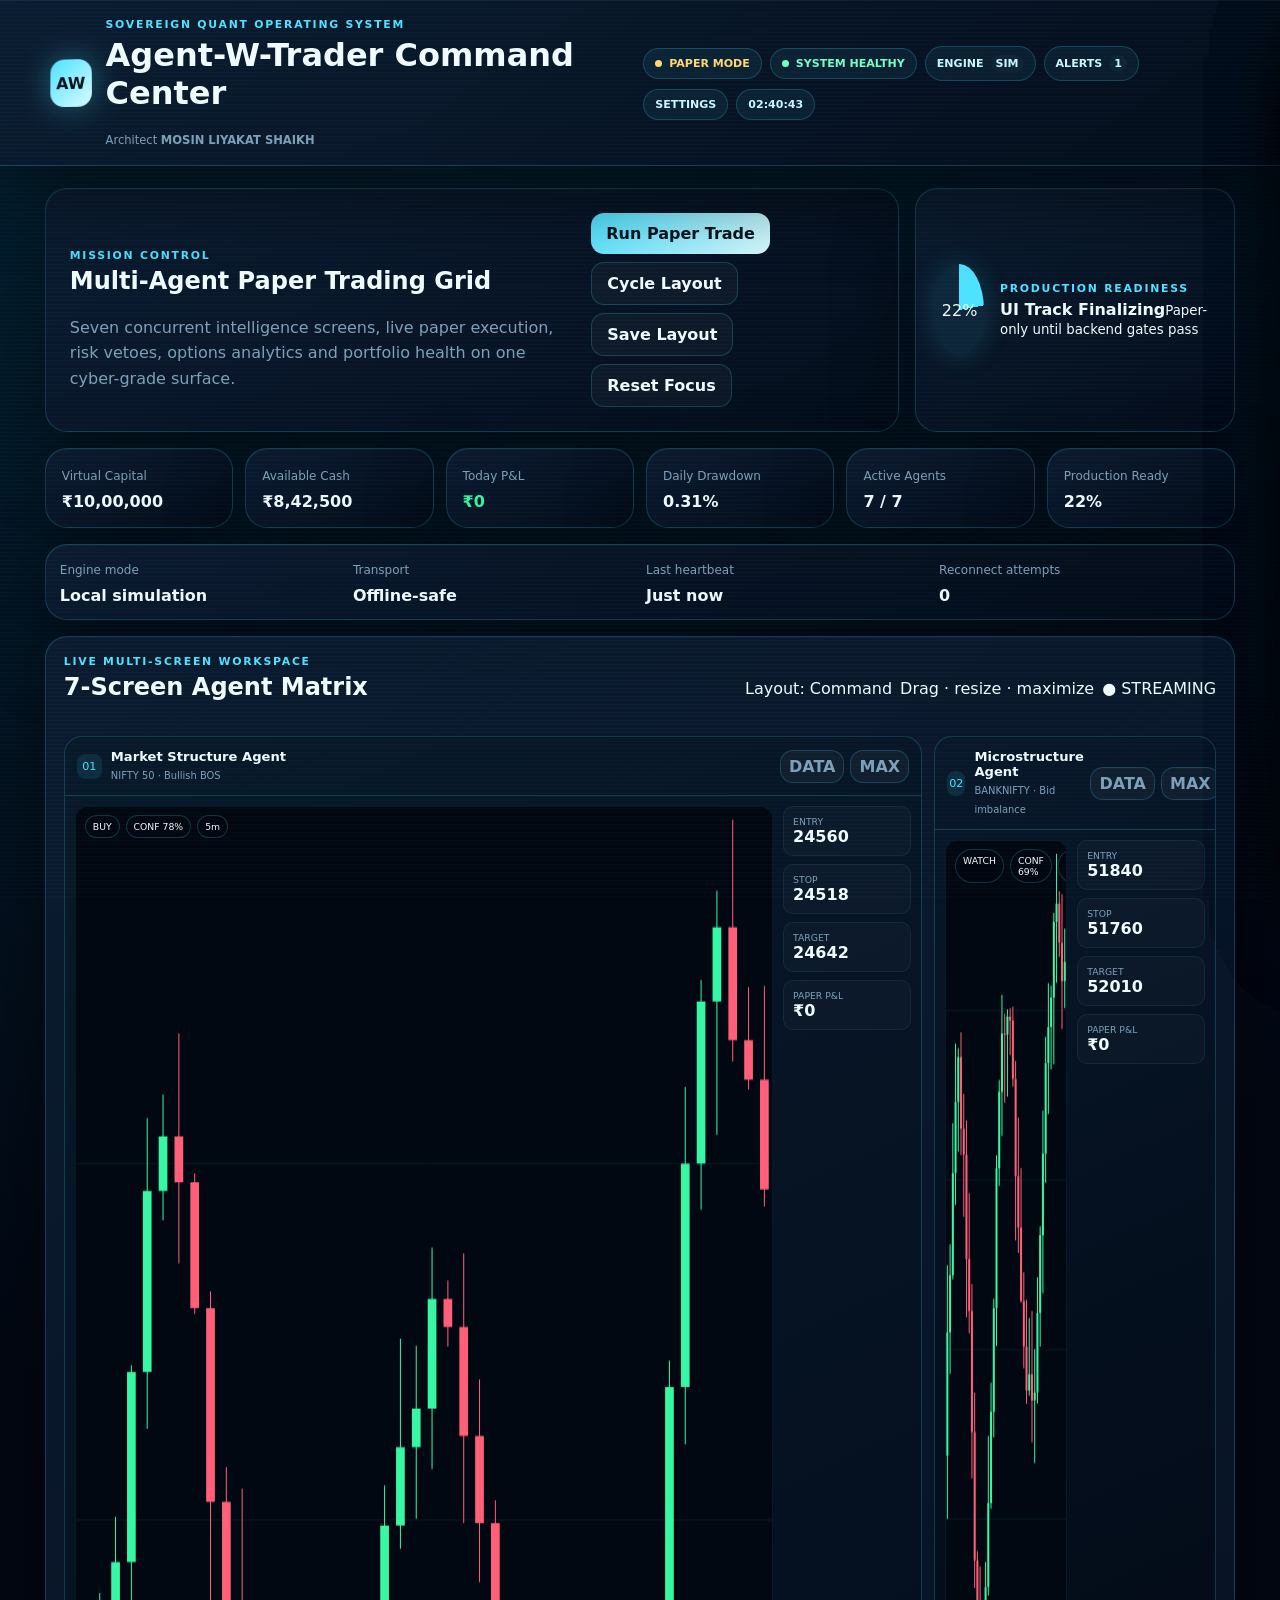
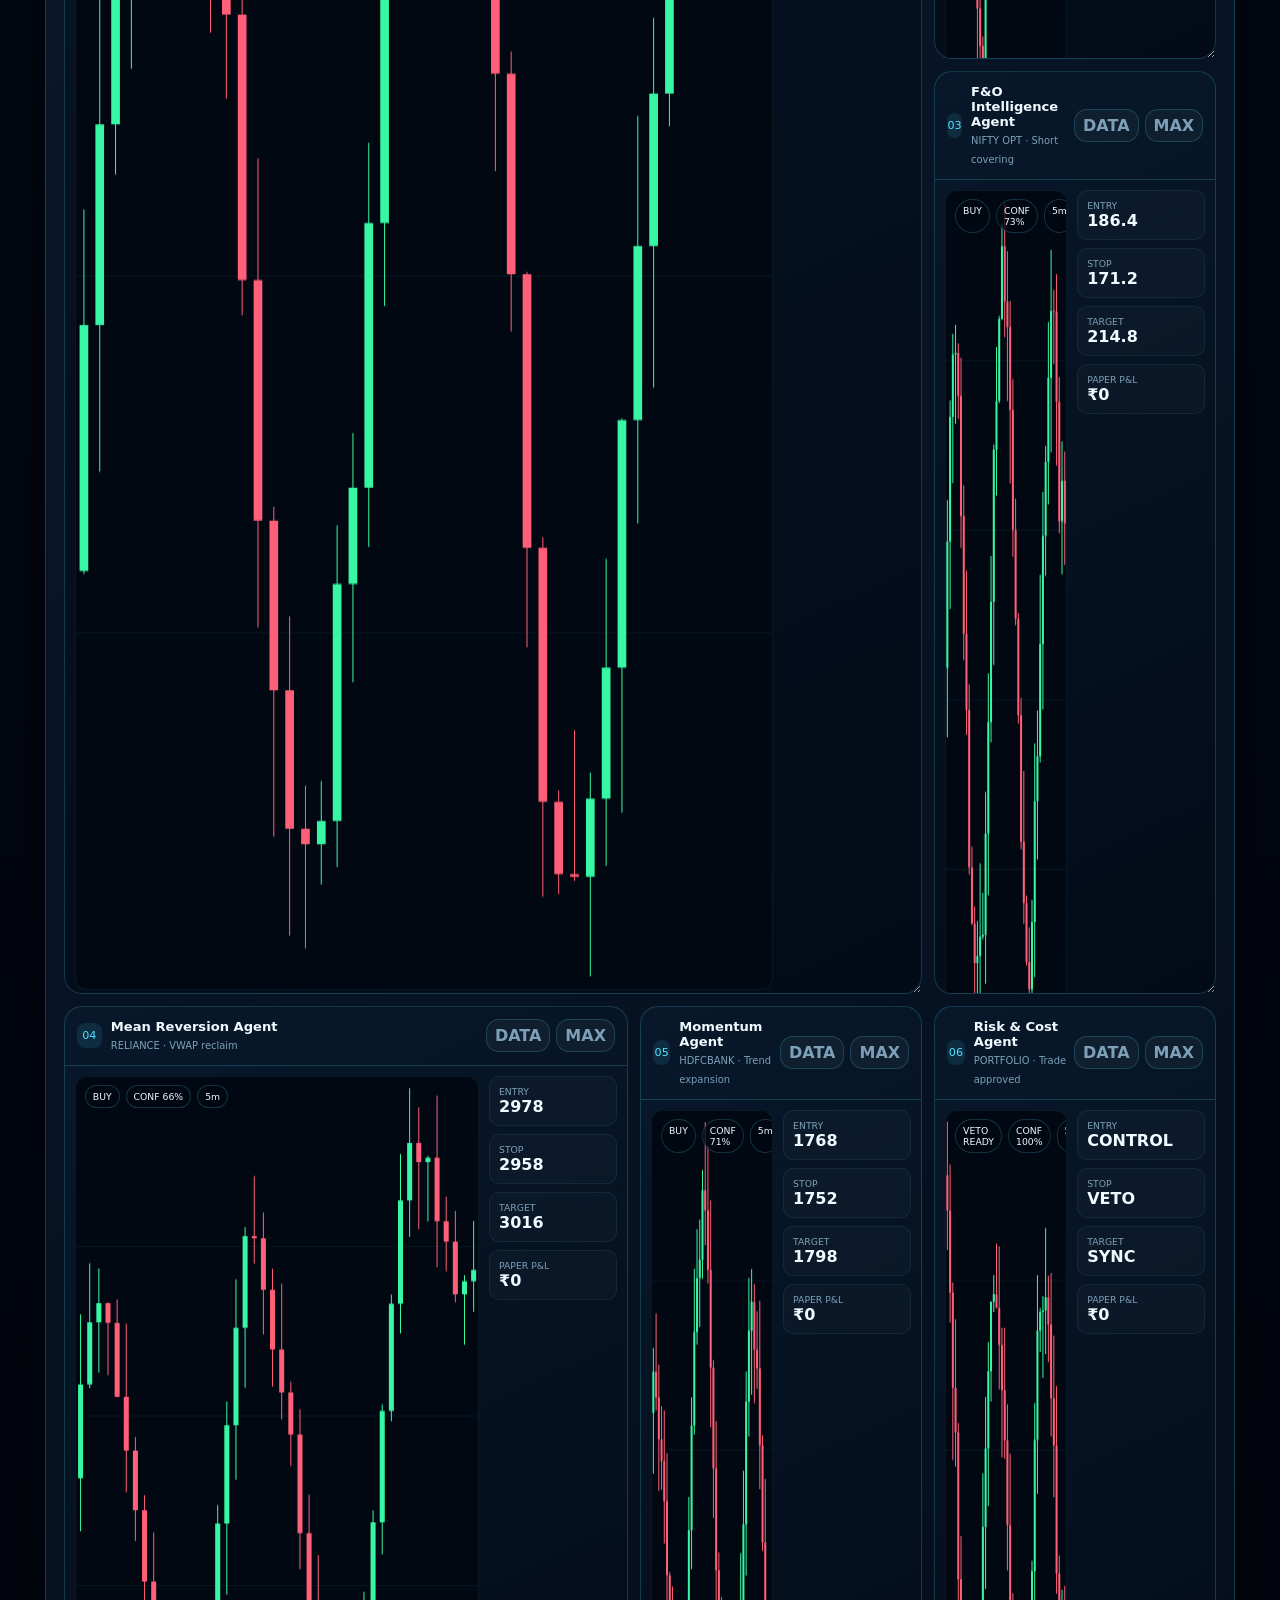
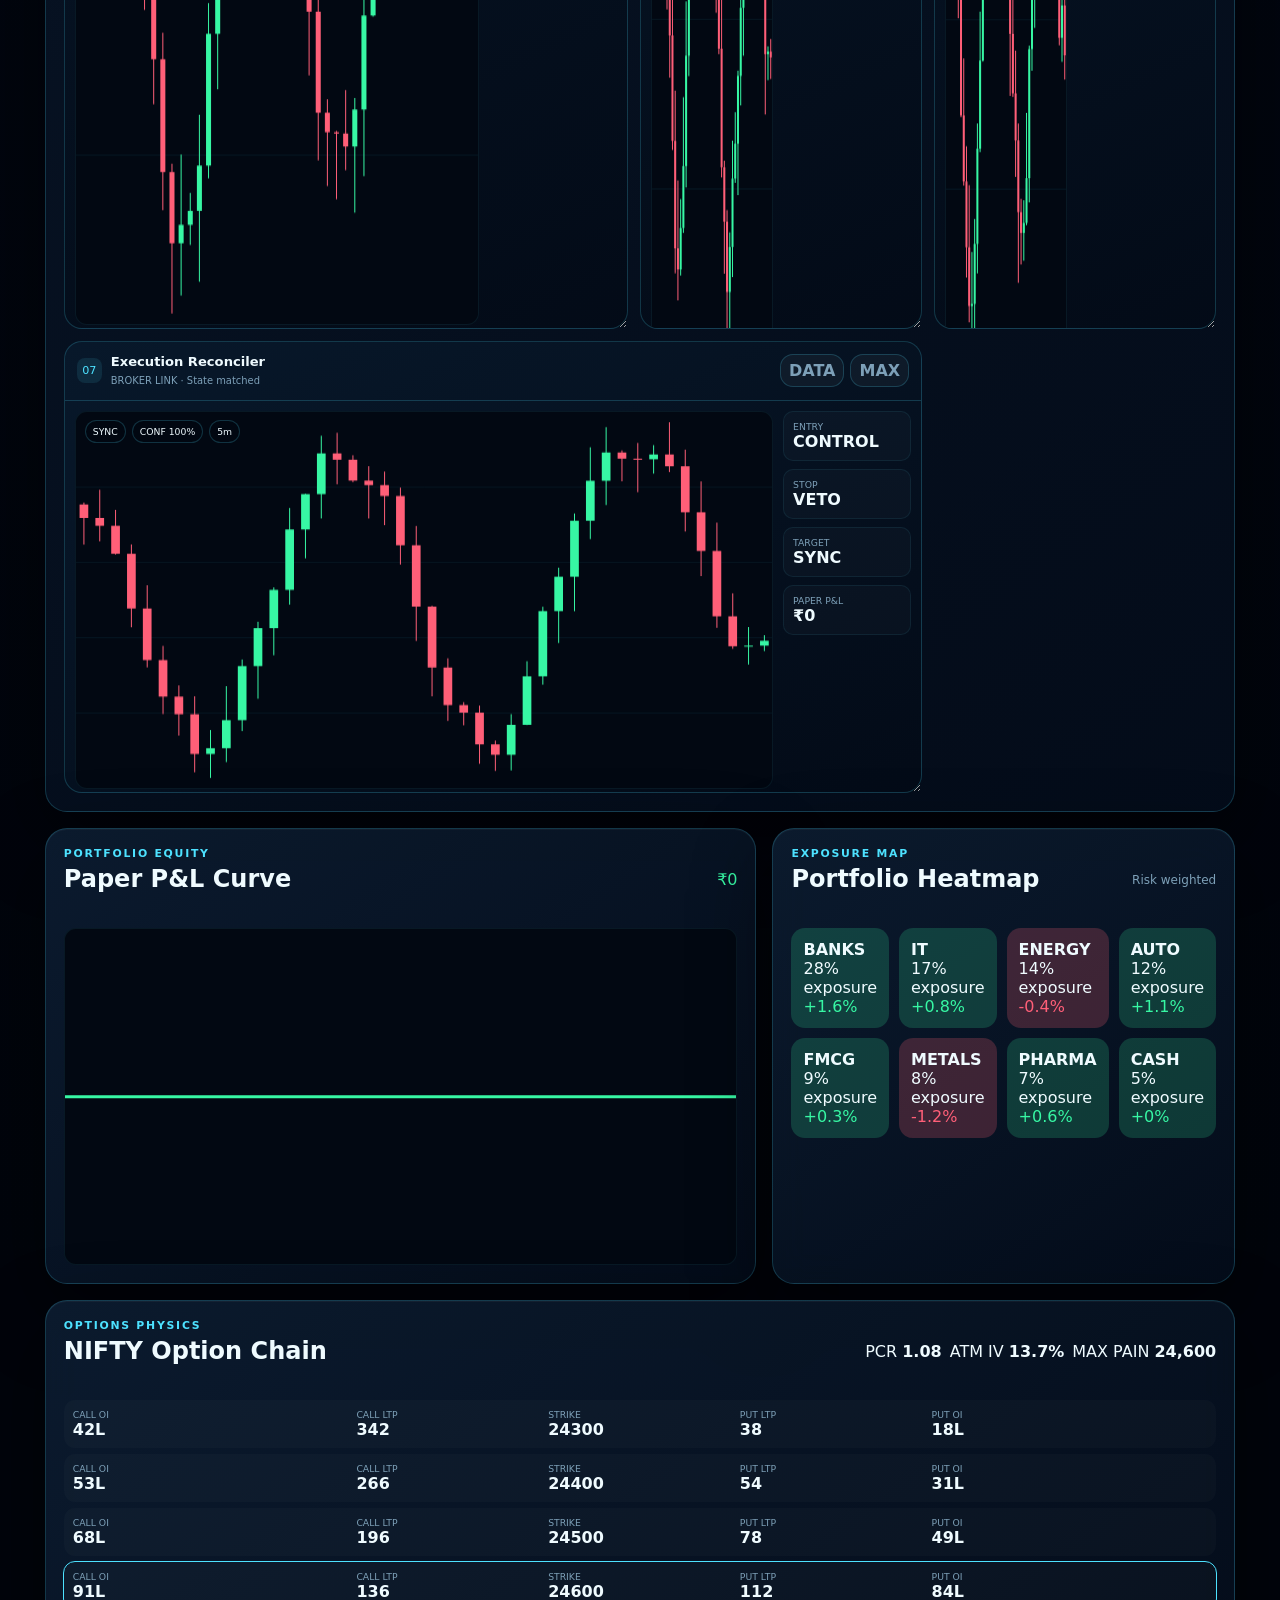
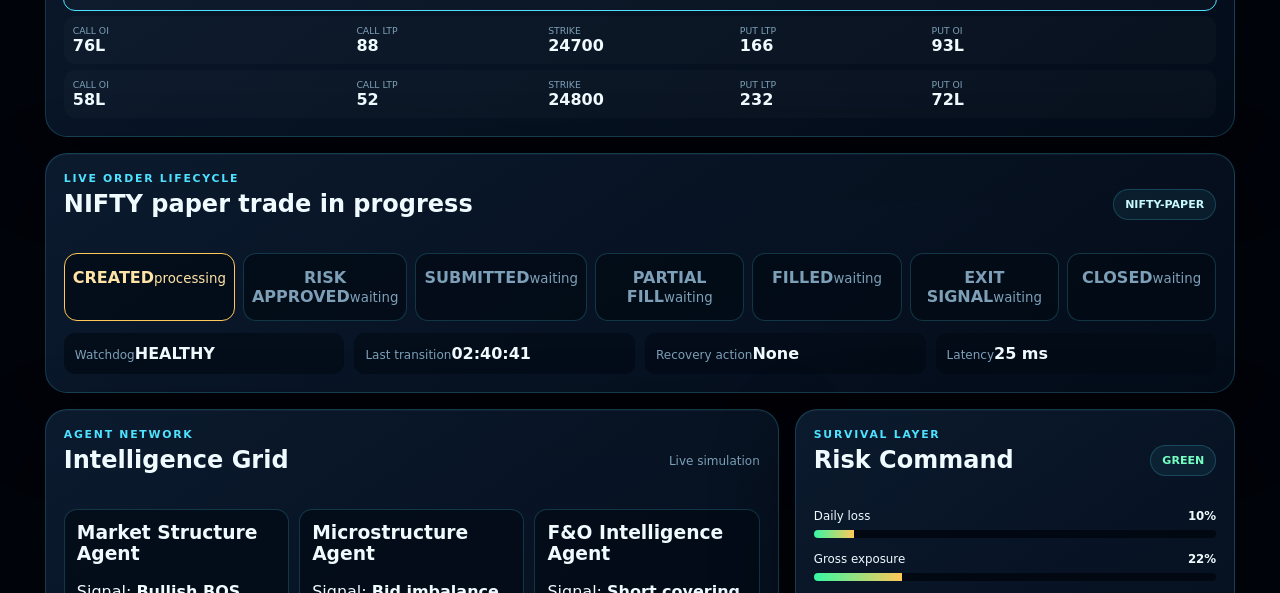
<file: index.html>
<!doctype html><html lang="en"><head><meta charset="utf-8"><meta name="viewport" content="width=device-width,initial-scale=1"><meta name="theme-color" content="#030712"><title>Agent-W-Trader | Sovereign Quant Command Center</title><link rel="stylesheet" href="assets/dashboard.css"></head><body data-theme="cyan" data-density="comfortable"><a class="skip-link" href="#main">Skip to command center</a><div class="scanlines" aria-hidden="true"></div><header class="topbar glass"><div class="brand-block"><div class="brand-mark">AW</div><div><p class="eyebrow">SOVEREIGN QUANT OPERATING SYSTEM</p><h1>Agent-W-Trader Command Center</h1><p class="architect">Architect <strong>MOSIN LIYAKAT SHAIKH</strong></p></div></div><div class="status-cluster"><span class="badge paper"><i></i>PAPER MODE</span><span id="systemStatus" class="badge healthy"><i></i>SYSTEM HEALTHY</span><button id="connectionBtn" class="icon-button" type="button">ENGINE <b id="connectionDot">SIM</b></button><button id="alertBtn" class="icon-button" type="button">ALERTS <b id="alertCount">0</b></button><button id="settingsBtn" class="icon-button" type="button">SETTINGS</button><span id="clock" class="clock">--:--:--</span></div></header><main id="main"><section class="hero-grid"><article class="hero-card glass"><div><p class="eyebrow">MISSION CONTROL</p><h2>Multi-Agent Paper Trading Grid</h2><p class="hero-copy">Seven concurrent intelligence screens, live paper execution, risk vetoes, options analytics and portfolio health on one cyber-grade surface.</p></div><div class="hero-actions"><button id="startTradeBtn" class="primary">Run Paper Trade</button><button id="layoutBtn" class="ghost">Cycle Layout</button><button id="saveLayoutBtn" class="ghost">Save Layout</button><button id="focusResetBtn" class="ghost">Reset Focus</button></div></article><aside class="readiness glass"><div class="radar"><span>22%</span></div><div><p class="eyebrow">PRODUCTION READINESS</p><strong>UI Track Finalizing</strong><small>Paper-only until backend gates pass</small></div></aside></section><section id="metrics" class="metrics"></section><section class="connection-strip glass"><div><span>Engine mode</span><strong id="engineMode">Local simulation</strong></div><div><span>Transport</span><strong id="transportState">Offline-safe</strong></div><div><span>Last heartbeat</span><strong id="heartbeatState">Just now</strong></div><div><span>Reconnect attempts</span><strong id="reconnectCount">0</strong></div></section><section class="workspace-shell glass"><div class="workspace-head"><div><p class="eyebrow">LIVE MULTI-SCREEN WORKSPACE</p><h2>7-Screen Agent Matrix</h2></div><div class="workspace-meta"><span id="layoutLabel">Layout: Command</span><span>Drag · resize · maximize</span><span id="streamPulse">● STREAMING</span></div></div><div id="screenGrid" class="screen-grid layout-command"></div></section><section class="analytics-grid"><article class="panel glass"><div class="panel-title"><div><p class="eyebrow">PORTFOLIO EQUITY</p><h2>Paper P&amp;L Curve</h2></div><span id="pnlSummary" class="positive">₹0</span></div><div class="chart-panel"><canvas id="pnlChart" aria-label="Paper portfolio profit and loss chart"></canvas></div></article><article class="panel glass"><div class="panel-title"><div><p class="eyebrow">EXPOSURE MAP</p><h2>Portfolio Heatmap</h2></div><span class="muted">Risk weighted</span></div><div id="heatmap" class="heatmap"></div></article></section><section class="panel glass"><div class="panel-title"><div><p class="eyebrow">OPTIONS PHYSICS</p><h2>NIFTY Option Chain</h2></div><div class="option-stats"><span>PCR <b>1.08</b></span><span>ATM IV <b>13.7%</b></span><span>MAX PAIN <b>24,600</b></span></div></div><div id="optionChain" class="option-chain"></div></section><section class="panel glass"><div class="panel-title"><div><p class="eyebrow">LIVE ORDER LIFECYCLE</p><h2 id="activeTradeTitle">Preparing paper engine</h2></div><span class="symbol-chip">NIFTY-PAPER</span></div><div id="lifecycle" class="lifecycle"></div><div class="watchdog"><div><span>Watchdog</span><strong id="watchdogState">READY</strong></div><div><span>Last transition</span><strong id="lastTransition">—</strong></div><div><span>Recovery action</span><strong id="recoveryAction">None</strong></div><div><span>Latency</span><strong id="latencyValue">18 ms</strong></div></div></section><section class="grid two-column"><article class="panel glass"><div class="panel-title"><div><p class="eyebrow">AGENT NETWORK</p><h2>Intelligence Grid</h2></div><span class="muted">Live simulation</span></div><div id="agents" class="agent-grid"></div></article><article class="panel glass"><div class="panel-title"><div><p class="eyebrow">SURVIVAL LAYER</p><h2>Risk Command</h2></div><span id="riskMode" class="badge healthy">GREEN</span></div><div id="riskMeters"></div></article></section><section class="panel glass"><div class="panel-title"><div><p class="eyebrow">EXECUTION LEDGER</p><h2>Paper Orders</h2></div><span class="muted">Tap a row for evidence</span></div><div class="table-wrap"><table><thead><tr><th>Time</th><th>Symbol</th><th>Agent</th><th>Side</th><th>Qty</th><th>Stage</th><th>Price</th><th>P&amp;L</th><th>Reason</th></tr></thead><tbody id="ordersBody"></tbody></table></div></section></main><aside id="connectionPanel" class="side-panel glass" aria-hidden="true"><div class="drawer-head"><div><p class="eyebrow">BACKEND LINK</p><h2>Engine Connection</h2></div><button class="ghost close-drawer" data-close="connectionPanel">Close</button></div><div class="setting-stack"><label>API base URL<input id="apiUrl" value="http://localhost:8000"></label><label>WebSocket URL<input id="wsUrl" value="ws://localhost:8000/ws"></label><button id="connectBtn" class="primary">Test Connection</button><button id="simulateDropBtn" class="ghost">Simulate Connection Loss</button><div id="connectionLog" class="detail-block"><span>Status</span><strong>Local simulation active</strong></div></div></aside><aside id="alertPanel" class="side-panel glass" aria-hidden="true"><div class="drawer-head"><div><p class="eyebrow">SYSTEM EVENTS</p><h2>Alert Center</h2></div><button class="ghost close-drawer" data-close="alertPanel">Close</button></div><div id="alertList" class="alert-list"></div></aside><aside id="tradeDrawer" class="side-panel glass" aria-hidden="true"><div class="drawer-head"><div><p class="eyebrow">TRADE EVIDENCE</p><h2 id="drawerTitle">Paper Trade</h2></div><button class="ghost close-drawer" data-close="tradeDrawer">Close</button></div><div id="tradeDetails" class="trade-details"></div></aside><aside id="settingsPanel" class="side-panel glass" aria-hidden="true"><div class="drawer-head"><div><p class="eyebrow">SURFACE CONTROL</p><h2>Display &amp; Alerts</h2></div><button class="ghost close-drawer" data-close="settingsPanel">Close</button></div><div class="setting-stack"><label>Theme<select id="themeSelect"><option value="cyan">Cyber Cyan</option><option value="violet">Quantum Violet</option><option value="amber">Command Amber</option></select></label><label>Density<select id="densitySelect"><option value="comfortable">Comfortable</option><option value="compact">Compact</option></select></label><label class="toggle-row"><span>Alert sound</span><input id="soundToggle" type="checkbox"></label><label class="toggle-row"><span>Vibration</span><input id="vibrationToggle" type="checkbox"></label><label class="toggle-row"><span>Reduce motion</span><input id="motionToggle" type="checkbox"></label><label class="toggle-row"><span>High contrast</span><input id="contrastToggle" type="checkbox"></label></div></aside><div id="toast" class="toast" role="status" aria-live="polite"></div><nav class="mobile-nav glass"><a href="#metrics">Home</a><a href="#screenGrid">Screens</a><a href="#lifecycle">Trade</a><a href="#riskMeters">Risk</a></nav><script src="assets/dashboard.js"></script><script src="assets/pnl-reset.js"></script></body></html>
</file>
<file: assets/dashboard.css>
:root{color-scheme:dark;--bg:#020611;--panel:rgba(7,18,34,.88);--line:rgba(77,226,255,.2);--text:#effbff;--muted:#7da0b8;--good:#37f7a4;--warn:#ffc857;--bad:#ff5f78;--accent:#4de2ff;--shadow:0 28px 80px rgba(0,0,0,.48)}*{box-sizing:border-box}html{scroll-behavior:smooth}body{margin:0;min-height:100vh;font-family:Inter,system-ui,sans-serif;color:var(--text);background:radial-gradient(circle at 18% -10%,rgba(0,213,255,.18),transparent 30%),linear-gradient(180deg,#030816,#01040b 75%);overflow-x:hidden}body[data-theme=violet]{--accent:#b26cff;--line:rgba(178,108,255,.22)}body[data-theme=amber]{--accent:#ffc857;--line:rgba(255,200,87,.22)}body.high-contrast{--text:#fff;--muted:#d7e8f2;--line:rgba(255,255,255,.42)}body.reduce-motion *,body.reduce-motion *:before,body.reduce-motion *:after{animation:none!important;transition:none!important}.skip-link{position:fixed;left:12px;top:-60px;z-index:999;background:#fff;color:#000;padding:10px}.skip-link:focus{top:12px}.scanlines{position:fixed;inset:0;pointer-events:none;z-index:99;background:repeating-linear-gradient(180deg,rgba(255,255,255,.015) 0 1px,transparent 1px 4px)}.glass{background:linear-gradient(145deg,rgba(12,29,50,.9),rgba(4,13,27,.9));border:1px solid var(--line);box-shadow:var(--shadow),inset 0 1px 0 rgba(255,255,255,.04);backdrop-filter:blur(18px)}.topbar{position:sticky;top:0;z-index:50;display:flex;align-items:center;justify-content:space-between;gap:18px;padding:18px clamp(16px,4vw,50px);border-width:0 0 1px}.brand-block{display:flex;gap:14px;align-items:center}.brand-mark{width:48px;height:48px;border-radius:14px;display:grid;place-items:center;font-weight:900;color:#00111a;background:linear-gradient(135deg,var(--accent),#d7fbff);box-shadow:0 0 30px color-mix(in srgb,var(--accent) 35%,transparent);transform:perspective(500px) rotateX(8deg) rotateY(-9deg)}h1,h2,h3,p{margin-top:0}.eyebrow{margin:0 0 5px;color:var(--accent);font-size:.68rem;letter-spacing:.16em;font-weight:900}.architect{margin:4px 0 0;color:var(--muted);font-size:.72rem}.status-cluster,.hero-actions,.workspace-meta,.option-stats{display:flex;gap:8px;align-items:center;flex-wrap:wrap}.badge,.clock,.symbol-chip,.icon-button{display:inline-flex;align-items:center;gap:7px;border-radius:999px;padding:8px 11px;font-size:.69rem;font-weight:900;border:1px solid var(--line);background:rgba(77,226,255,.07);color:#c8f8ff}.badge i{width:7px;height:7px;border-radius:50%;background:currentColor}.paper{color:#ffd875}.healthy{color:#75ffc2}.warning{color:#ffd875}.danger{color:#ff9bad}.icon-button b{padding:2px 5px;border-radius:999px;background:#102437}main{max-width:1800px;margin:auto;padding:22px clamp(14px,3.5vw,46px) 95px}.hero-grid{display:grid;grid-template-columns:1fr 320px;gap:16px}.hero-card,.readiness,.workspace-shell,.panel,.metric,.connection-strip{border-radius:22px}.hero-card{padding:24px;display:flex;justify-content:space-between;align-items:flex-end;gap:22px}.hero-copy{color:var(--muted);line-height:1.6}.readiness{padding:19px;display:flex;align-items:center;gap:16px}.radar{width:92px;height:92px;border-radius:50%;display:grid;place-items:center;background:conic-gradient(var(--accent) 0 22%,rgba(77,226,255,.08) 22%);box-shadow:0 0 28px color-mix(in srgb,var(--accent) 18%,transparent)}button,input,select{font:inherit}button{border:0;border-radius:13px;padding:11px 15px;font-weight:900;cursor:pointer}.primary{background:linear-gradient(135deg,var(--accent),#d9fbff);color:#00131c}.ghost{background:rgba(255,255,255,.035);color:var(--text);border:1px solid var(--line)}.metrics{display:grid;grid-template-columns:repeat(6,minmax(130px,1fr));gap:12px;margin:16px 0}.metric{padding:16px}.metric span,.watchdog span,.connection-strip span,.muted{color:var(--muted);font-size:.75rem}.metric strong,.connection-strip strong{display:block;margin-top:8px}.connection-strip{display:grid;grid-template-columns:repeat(4,1fr);gap:12px;padding:14px;margin-bottom:16px}.workspace-shell,.panel{padding:18px;margin-bottom:16px}.workspace-head,.panel-title,.drawer-head{display:flex;justify-content:space-between;gap:16px;align-items:center;margin-bottom:15px}.screen-grid{display:grid;gap:12px;min-height:720px}.layout-command{grid-template-columns:2fr 1fr 1fr;grid-template-rows:repeat(3,minmax(220px,1fr))}.layout-command .screen-card:first-child{grid-row:span 2;grid-column:span 2}.layout-command .screen-card:last-child{grid-column:span 2}.layout-wall{grid-template-columns:repeat(4,1fr)}.layout-focus{grid-template-columns:2.4fr 1fr}.screen-card{min-width:260px;min-height:210px;resize:both;overflow:auto;background:linear-gradient(155deg,rgba(8,25,43,.96),rgba(3,11,23,.96));border:1px solid var(--line);border-radius:18px}.screen-card.focused{position:fixed;inset:84px 18px 18px;z-index:80;resize:none}.screen-head{display:flex;justify-content:space-between;align-items:center;padding:12px;border-bottom:1px solid var(--line);cursor:grab}.screen-title{display:flex;gap:9px;align-items:center}.screen-index{width:25px;height:25px;border-radius:8px;display:grid;place-items:center;background:rgba(77,226,255,.1);color:var(--accent);font-size:.7rem}.screen-title h3{margin:0;font-size:.82rem}.screen-title small{color:var(--muted);font-size:.62rem}.screen-tools{display:flex;gap:6px}.screen-tools button{padding:6px 8px;background:rgba(255,255,255,.04);color:var(--muted);border:1px solid var(--line)}.screen-body{display:grid;grid-template-columns:1fr 128px;gap:10px;padding:10px;height:calc(100% - 52px)}.chart-wrap,.chart-panel{position:relative;border-radius:12px;background:#020812;border:1px solid rgba(77,226,255,.08);overflow:hidden;min-height:180px}.chart-wrap canvas,.chart-panel canvas{width:100%;height:100%;display:block}.chart-overlay{position:absolute;left:9px;top:8px;display:flex;gap:6px}.mini-tag{font-size:.58rem;padding:5px 7px;border-radius:999px;background:rgba(2,8,17,.72);border:1px solid var(--line)}.trade-data{display:flex;flex-direction:column;gap:8px}.data-row,.detail-block,.alert-item{padding:9px;border-radius:10px;background:rgba(255,255,255,.025);border:1px solid rgba(77,226,255,.08)}.data-row span,.detail-block span{display:block;color:var(--muted);font-size:.58rem}.positive{color:var(--good)!important}.negative{color:var(--bad)!important}.analytics-grid,.two-column{display:grid;grid-template-columns:1.25fr .75fr;gap:16px}.heatmap{display:grid;grid-template-columns:repeat(4,1fr);gap:10px}.heat-cell{min-height:100px;border-radius:14px;padding:12px;display:flex;flex-direction:column;justify-content:space-between}.option-chain{display:flex;flex-direction:column;gap:6px}.option-row{display:grid;grid-template-columns:1.2fr .8fr .8fr .8fr 1.2fr;gap:8px;padding:9px;border-radius:11px;background:rgba(255,255,255,.02)}.option-row.atm{outline:1px solid var(--accent)}.option-row span{display:block;color:var(--muted);font-size:.58rem}.lifecycle{display:grid;grid-template-columns:repeat(7,1fr);gap:8px}.stage{padding:14px 8px;border:1px solid var(--line);border-radius:13px;text-align:center;color:var(--muted);background:rgba(2,10,20,.72)}.stage.active{border-color:var(--warn);color:#ffe3a6}.stage.complete{border-color:var(--good);color:#9effcf;background:rgba(11,57,42,.52)}.watchdog{display:grid;grid-template-columns:repeat(4,1fr);gap:10px;margin-top:12px}.watchdog div{padding:11px;border-radius:11px;background:rgba(2,10,20,.65)}.agent-grid{display:grid;grid-template-columns:repeat(3,1fr);gap:10px}.agent{padding:12px;border-radius:13px;background:rgba(2,10,20,.68);border:1px solid var(--line)}.meter{margin:14px 0}.meter-label{display:flex;justify-content:space-between;font-size:.74rem}.meter-line{height:8px;background:#020812;border-radius:999px;overflow:hidden;margin-top:7px}.meter-fill{height:100%;background:linear-gradient(90deg,var(--good),var(--warn))}.table-wrap{overflow:auto}table{width:100%;border-collapse:collapse;min-width:980px}th,td{padding:11px 9px;border-bottom:1px solid rgba(77,226,255,.08);font-size:.73rem;text-align:left}tbody tr{cursor:pointer}.side-panel{position:fixed;top:0;right:-460px;width:min(440px,94vw);height:100vh;z-index:120;padding:20px;transition:.3s right;overflow:auto}.side-panel.open{right:0}.setting-stack{display:flex;flex-direction:column;gap:14px}.setting-stack label{display:flex;flex-direction:column;gap:7px}.setting-stack input,.setting-stack select{width:100%;padding:10px;border-radius:10px;background:#071323;color:var(--text);border:1px solid var(--line)}.toggle-row{flex-direction:row!important;justify-content:space-between}.toast{position:fixed;left:50%;bottom:28px;transform:translate(-50%,20px);z-index:140;padding:11px 16px;border-radius:999px;background:#0c2438;border:1px solid var(--line);opacity:0}.toast.show{opacity:1;transform:translate(-50%,0)}.mobile-nav{display:none}body[data-density=compact] .panel,body[data-density=compact] .workspace-shell{padding:12px}body[data-density=compact] .screen-card{min-height:180px}@media(max-width:1100px){.metrics{grid-template-columns:repeat(3,1fr)}.analytics-grid,.two-column,.hero-grid{grid-template-columns:1fr}.connection-strip{grid-template-columns:repeat(2,1fr)}.screen-grid{grid-template-columns:1fr 1fr!important}.layout-command .screen-card:first-child,.layout-command .screen-card:last-child{grid-column:span 2;grid-row:auto}}@media(max-width:680px){.topbar{align-items:flex-start}.status-cluster{max-width:180px}.clock{display:none}.hero-card{flex-direction:column;align-items:flex-start}.metrics{grid-template-columns:repeat(2,1fr)}.connection-strip{grid-template-columns:1fr}.screen-grid{display:flex;overflow-x:auto;min-height:430px}.screen-card{min-width:88vw;min-height:410px;resize:none}.screen-body{grid-template-columns:1fr 105px}.analytics-grid{grid-template-columns:1fr}.heatmap{grid-template-columns:repeat(2,1fr)}.lifecycle{grid-template-columns:repeat(2,1fr)}.watchdog{grid-template-columns:1fr}.agent-grid{grid-template-columns:1fr 1fr}.mobile-nav{display:flex;position:fixed;bottom:0;left:0;right:0;z-index:90;justify-content:space-around;padding:11px}.mobile-nav a{color:var(--muted);text-decoration:none;font-size:.72rem}}
</file>
